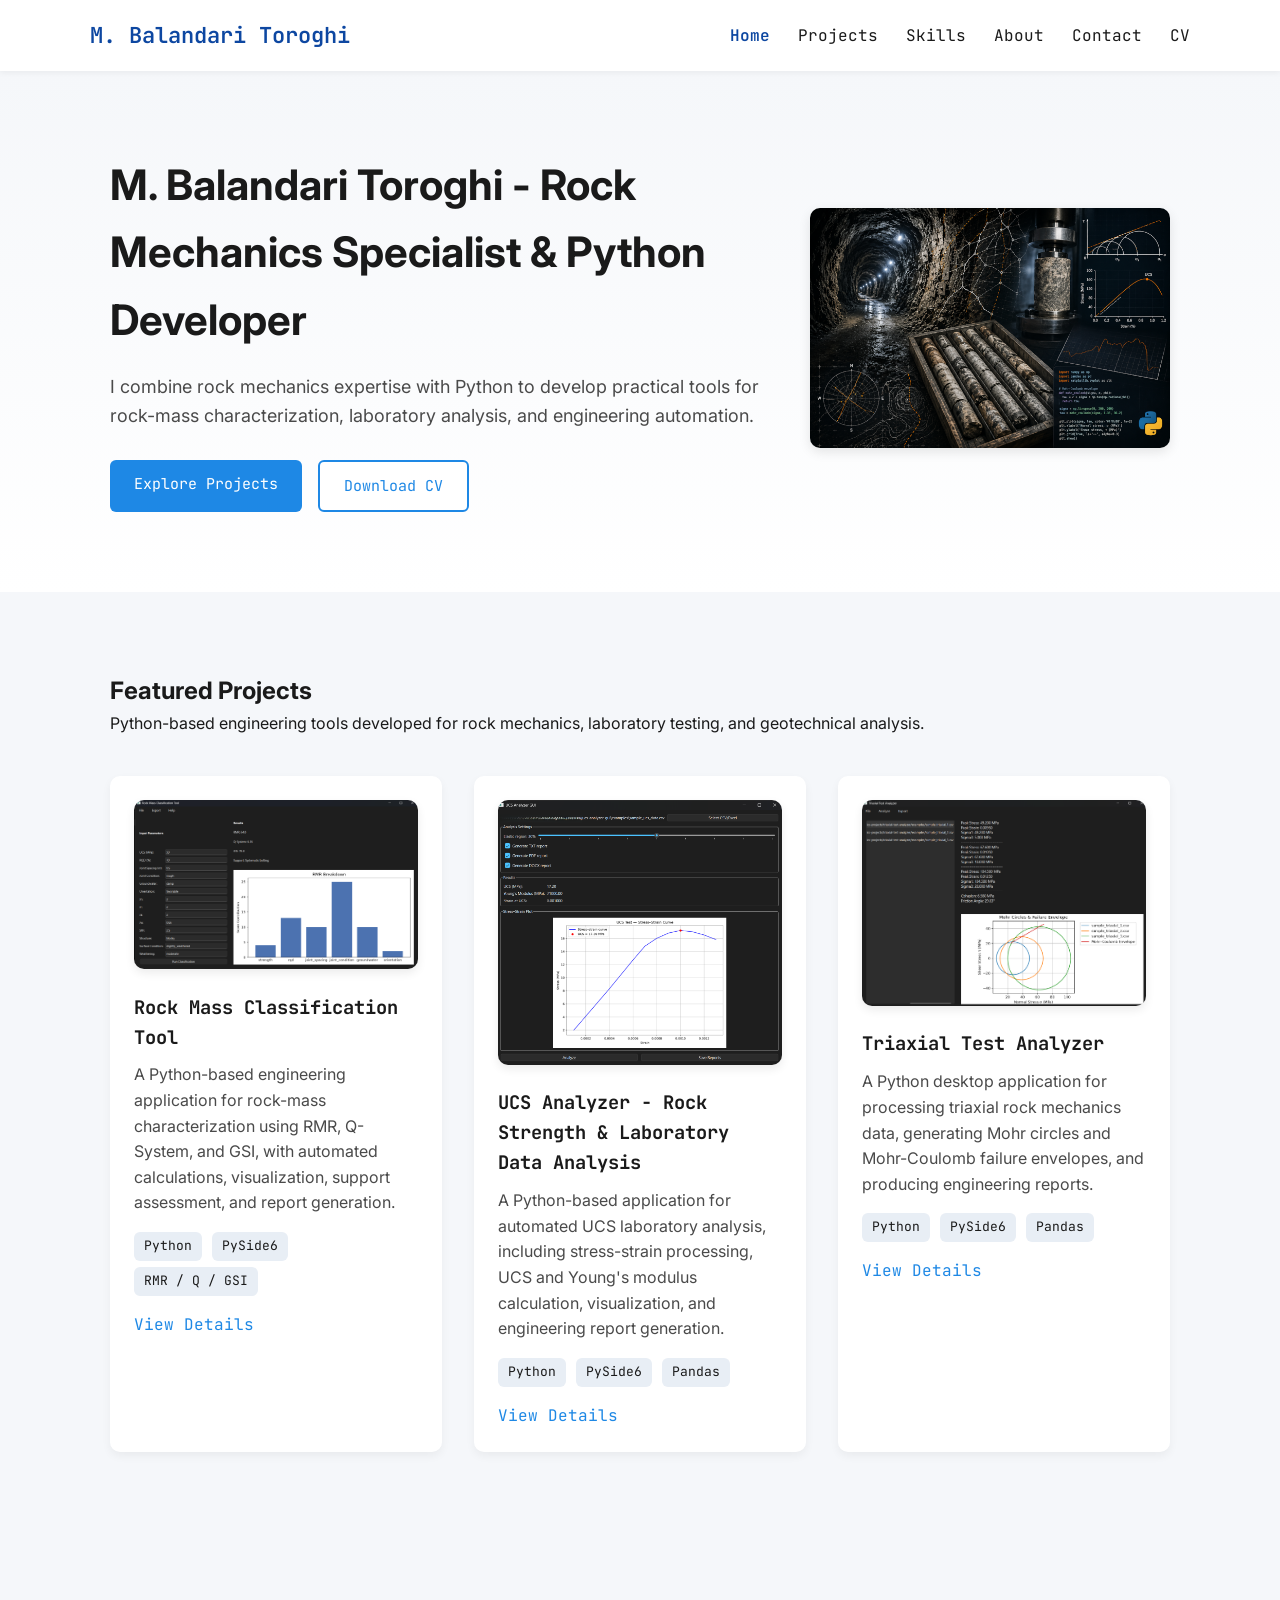
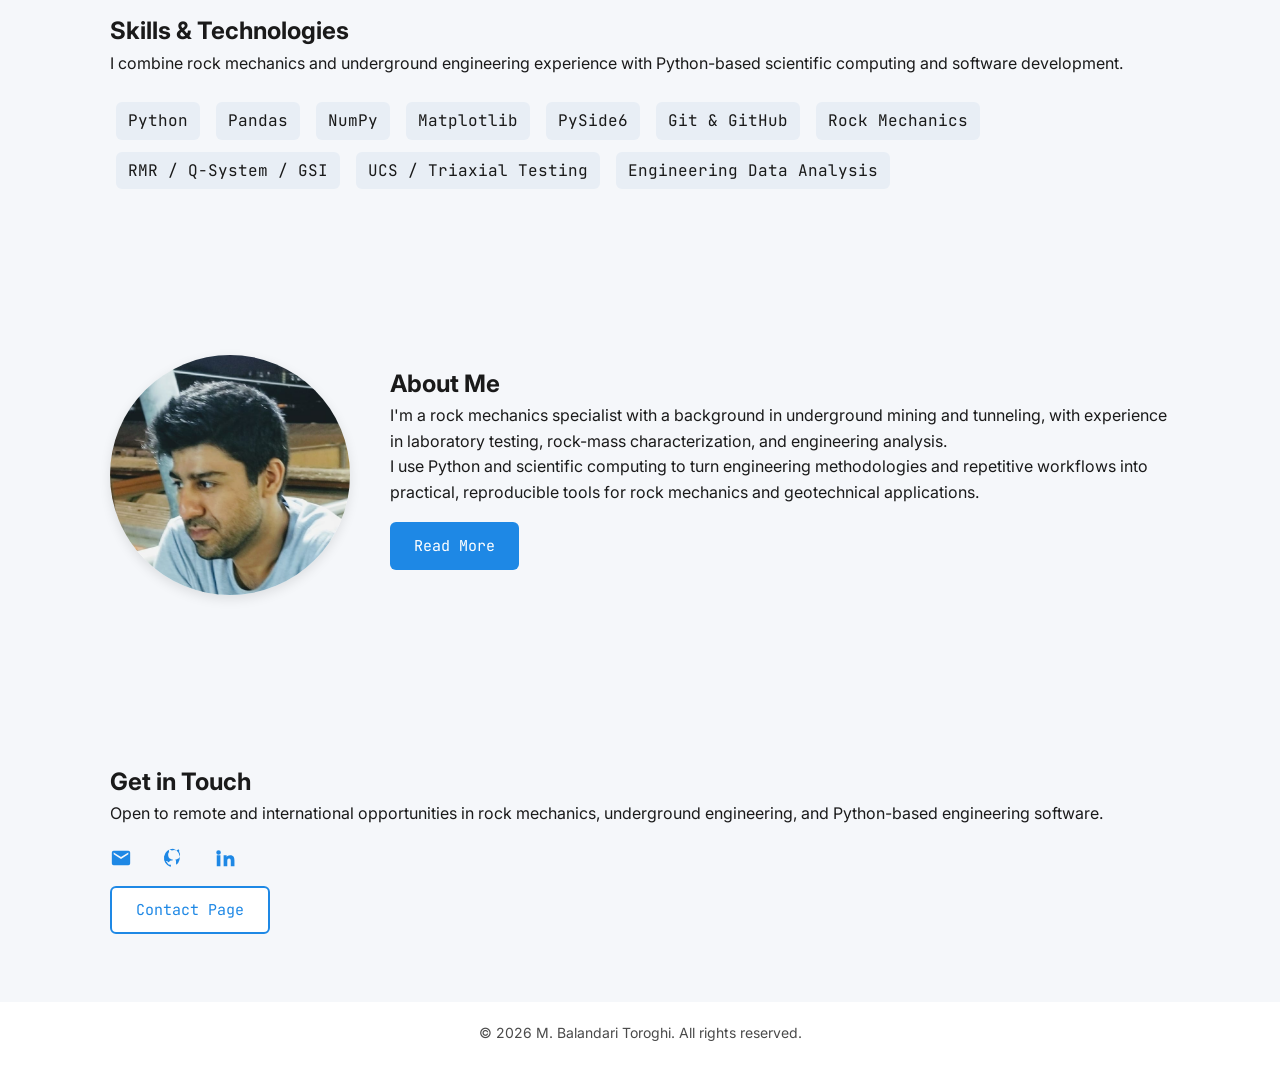
<file: index.html>
<!DOCTYPE html>
<html lang="en">

<head>
    <meta charset="UTF-8" />
    <title>Portfolio | M. Balandari Toroghi</title>
    <meta name="viewport" content="width=device-width, initial-scale=1" />
    <meta name="description" content="Rock mechanics specialist & Python developer portfolio." />
    <link rel="icon" type="image/svg+xml" href="assets/img/favicon.svg">

    <meta name="author" content="M. Balandari Toroghi">
    <meta name="theme-color" content="#1E88E5">
    <meta property="og:type" content="website">
    <meta property="og:title" content="M. Balandari Toroghi - Portfolio">
    <meta property="og:description" content="Rock mechanics specialist & Python developer.">
    <meta property="og:image" content="assets/img/hero/hero-collage.png">


    <!-- Fonts (you can later move to CSS if you prefer) -->
    <link
        href="https://fonts.googleapis.com/css2?family=Inter:wght@400;600;700&family=JetBrains+Mono:wght@400;600&display=swap"
        rel="stylesheet" />

    <!-- Global stylesheet -->
    <link rel="stylesheet" href="assets/css/style.css" />
</head>

<body>

    <!-- NAVBAR -->
    <header class="navbar">
        <div class="container navbar-content">
            <div class="navbar-logo">M. Balandari Toroghi</div>
            <nav class="navbar-links">
                <a href="#hero" class="active">Home</a>
                <a href="#projects">Projects</a>
                <a href="#skills">Skills</a>
                <a href="#about">About</a>
                <a href="#contact">Contact</a>
                <a href="assets/cv/CV_Balandari_Toroghi.pdf" class="navbar-cv" target="_blank">CV</a>
            </nav>
        </div>
    </header>

    <main>

        <!-- HERO SECTION -->
        <section id="hero" class="section hero fade-in">
            <div class="container hero-content">
                <div class="hero-text">
                    <h1>M. Balandari Toroghi - Rock Mechanics Specialist & Python Developer</h1>
                    <p>
                        I combine rock mechanics expertise with Python to develop practical tools for rock-mass
                        characterization, laboratory analysis, and engineering automation.
                    </p>
                    <div class="hero-buttons">
                        <a href="#projects" class="btn btn-primary">Explore Projects</a>
                        <a href="assets/cv/CV_Balandari_Toroghi.pdf" class="btn btn-secondary" target="_blank">Download
                            CV</a>
                    </div>
                </div>
                <div class="hero-visual">
                    <img src="assets/img/hero/hero-collage.png" alt="Portfolio Hero Image" class="hero-image">
                </div>
            </div>
        </section>

        <!-- FEATURED PROJECTS -->
        <section id="projects" class="section projects fade-in">
            <div class="container">
                <h2>Featured Projects</h2>
                <p class="section-subtitle">
                    Python-based engineering tools developed for rock mechanics, laboratory testing, and geotechnical
                    analysis.
                </p>

                <div class="projects-grid">
                    <!-- Project 1 -->
                    <article class="project-card">
                        <div class="project-image">
                            <img src="assets/img/projects/rockmass-tool.png" alt="Rock Mass Tool Screenshot">
                        </div>
                        <h3>Rock Mass Classification Tool</h3>
                        <p>
                            A Python-based engineering application for rock-mass characterization using RMR, Q-System,
                            and GSI, with automated calculations, visualization, support assessment, and report
                            generation.
                        </p>
                        <div class="project-tags">
                            <span>Python</span>
                            <span>PySide6</span>
                            <span>RMR / Q / GSI</span>
                        </div>
                        <a href="projects/rockmass-tool.html" class="project-link">View Details</a>
                    </article>

                    <!-- Project 2 -->
                    <article class="project-card">
                        <div class="project-image">
                            <img src="assets/img/projects/ucs-analyzer.png" alt="UCS Analyzer Screenshot">
                        </div>
                        <h3>UCS Analyzer - Rock Strength & Laboratory Data Analysis</h3>
                        <p>
                            A Python-based application for automated UCS laboratory analysis, including stress-strain
                            processing, UCS and Young's modulus calculation, visualization, and engineering report
                            generation.
                        </p>
                        <div class="project-tags">
                            <span>Python</span>
                            <span>PySide6</span>
                            <span>Pandas</span>
                        </div>
                        <a href="projects/ucs-analyzer.html" class="project-link">View Details</a>
                    </article>

                    <!-- Project 3 -->
                    <article class="project-card">
                        <div class="project-image">
                            <img src="assets/img/projects/tcs-analyzer.png" alt="TCS Analyzer Screenshot">
                        </div>
                        <h3>Triaxial Test Analyzer</h3>
                        <p>
                            A Python desktop application for processing triaxial rock mechanics data, generating Mohr
                            circles and Mohr-Coulomb failure envelopes, and producing engineering reports.
                        </p>
                        <div class="project-tags">
                            <span>Python</span>
                            <span>PySide6</span>
                            <span>Pandas</span>
                        </div>
                        <a href="projects/tcs-analyzer.html" class="project-link">View Details</a>
                    </article>
                </div>
            </div>
        </section>

        <!-- SKILLS & TECHNOLOGIES -->
        <section id="skills" class="section skills fade-in">
            <div class="container">
                <h2>Skills & Technologies</h2>
                <p class="section-subtitle">
                    I combine rock mechanics and underground engineering experience with Python-based scientific
                    computing and software development.
                </p>
                <div class="skills-tags">
                    <span>Python</span>
                    <span>Pandas</span>
                    <span>NumPy</span>
                    <span>Matplotlib</span>
                    <span>PySide6</span>
                    <span>Git & GitHub</span>
                    <span>Rock Mechanics</span>
                    <span>RMR / Q-System / GSI</span>
                    <span>UCS / Triaxial Testing</span>
                    <span>Engineering Data Analysis</span>
                </div>
            </div>
        </section>

        <!-- ABOUT TEASER -->
        <section id="about" class="section about-teaser fade-in">
            <div class="container about-content">
                <div class="about-photo">
                    <img src="assets/img/profile/profile-photo.png" alt="Maz Profile Photo" class="about-photo-img">
                </div>
                <div class="about-text">
                    <h2>About Me</h2>
                    <p>
                        I'm a rock mechanics specialist with a background in underground mining and tunneling, with
                        experience in laboratory testing, rock-mass characterization, and engineering analysis.</p>

                    <p>I use Python and scientific computing to turn engineering methodologies and repetitive workflows
                        into practical, reproducible tools for rock mechanics and geotechnical applications.
                    </p>
                    <a href="about/index.html" class="btn btn-primary">Read More</a>
                </div>
            </div>
        </section>

        <!-- CONTACT TEASER -->
        <section id="contact" class="section contact-teaser fade-in">
            <div class="container">
                <h2>Get in Touch</h2>
                <p>
                    Open to remote and international opportunities in rock mechanics, underground engineering, and
                    Python-based engineering software.
                </p>
                <div class="contact-links">
                    <a href="mailto:m.balandari.toroghi@gmail.com"><svg class="icon" viewBox="0 0 24 24">
                            <path fill="currentColor" d="M20 4H4a2 2 0 0 0-2 2v12a2 
  2 0 0 0 2 2h16a2 2 0 0 0 2-2V6a2 
  2 0 0 0-2-2zm0 4-8 5-8-5V6l8 5 8-5z" />
                        </svg>
                    </a>
                    <a href="https://github.com/mbalandari" target="_blank"><svg class="icon" viewBox="0 0 24 24">
                            <path fill="currentColor" d="M12 2a10 10 0 0 0-3 19.5c.5.1.7-.2.7-.5v-1.7c-3 
  .7-3.7-1.8-3.7-1.8-.5-1.2-1.2-1.5-1.2-1.5-1-.7.1-.7.1-.7 
  1.2.1 1.8 1.2 1.8 1.2 1 .1 1.5-.7 1.5-.7.9-1.5 
  2.5-1.1 3-.8.1-.7.4-1.1.7-1.4-2.5-.3-5.2-1.2-5.2-5.5 
  0-1.1.4-2 1.1-2.7-.1-.3-.5-1.3.1-2.7 0 0 .9-.3 
  2.8 1a9.4 9.4 0 0 1 5 0c1.9-1.3 2.8-1 2.8-1 
  .6 1.4.2 2.4.1 2.7.7.7 1.1 1.6 1.1 2.7 
  0 4.3-2.7 5.2-5.2 5.5.4.3.8 1 .8 2v3c0 
  .3.2.6.7.5A10 10 0 0 0 12 2z" />
                        </svg>
                    </a>
                    <a href="https://www.linkedin.com/in/mbalandari" target="_blank"><svg class="icon"
                            viewBox="0 0 24 24">
                            <path fill="currentColor" d="M4.98 3.5a2.5 2.5 0 1 1 0 
  5 2.5 2.5 0 0 1 0-5zM3 8.98h4v12H3v-12zm7 
  0h3.8v1.7h.1c.5-.9 1.8-1.8 3.7-1.8 4 0 
  4.7 2.6 4.7 6v6h-4v-5.3c0-1.3 0-3-1.8-3s-2 
  1.4-2 2.9v5.4h-4v-12z" />
                        </svg>
                    </a>
                </div>
                <a href="contact/index.html" class="btn btn-secondary">Contact Page</a>
            </div>
        </section>

    </main>

    <!-- FOOTER -->
    <footer class="footer">
        <div class="container">
            <p>&copy;
                <script>document.write(new Date().getFullYear())</script>
                M. Balandari Toroghi. All rights reserved.
            </p>
        </div>
    </footer>

</body>

</html>
</file>
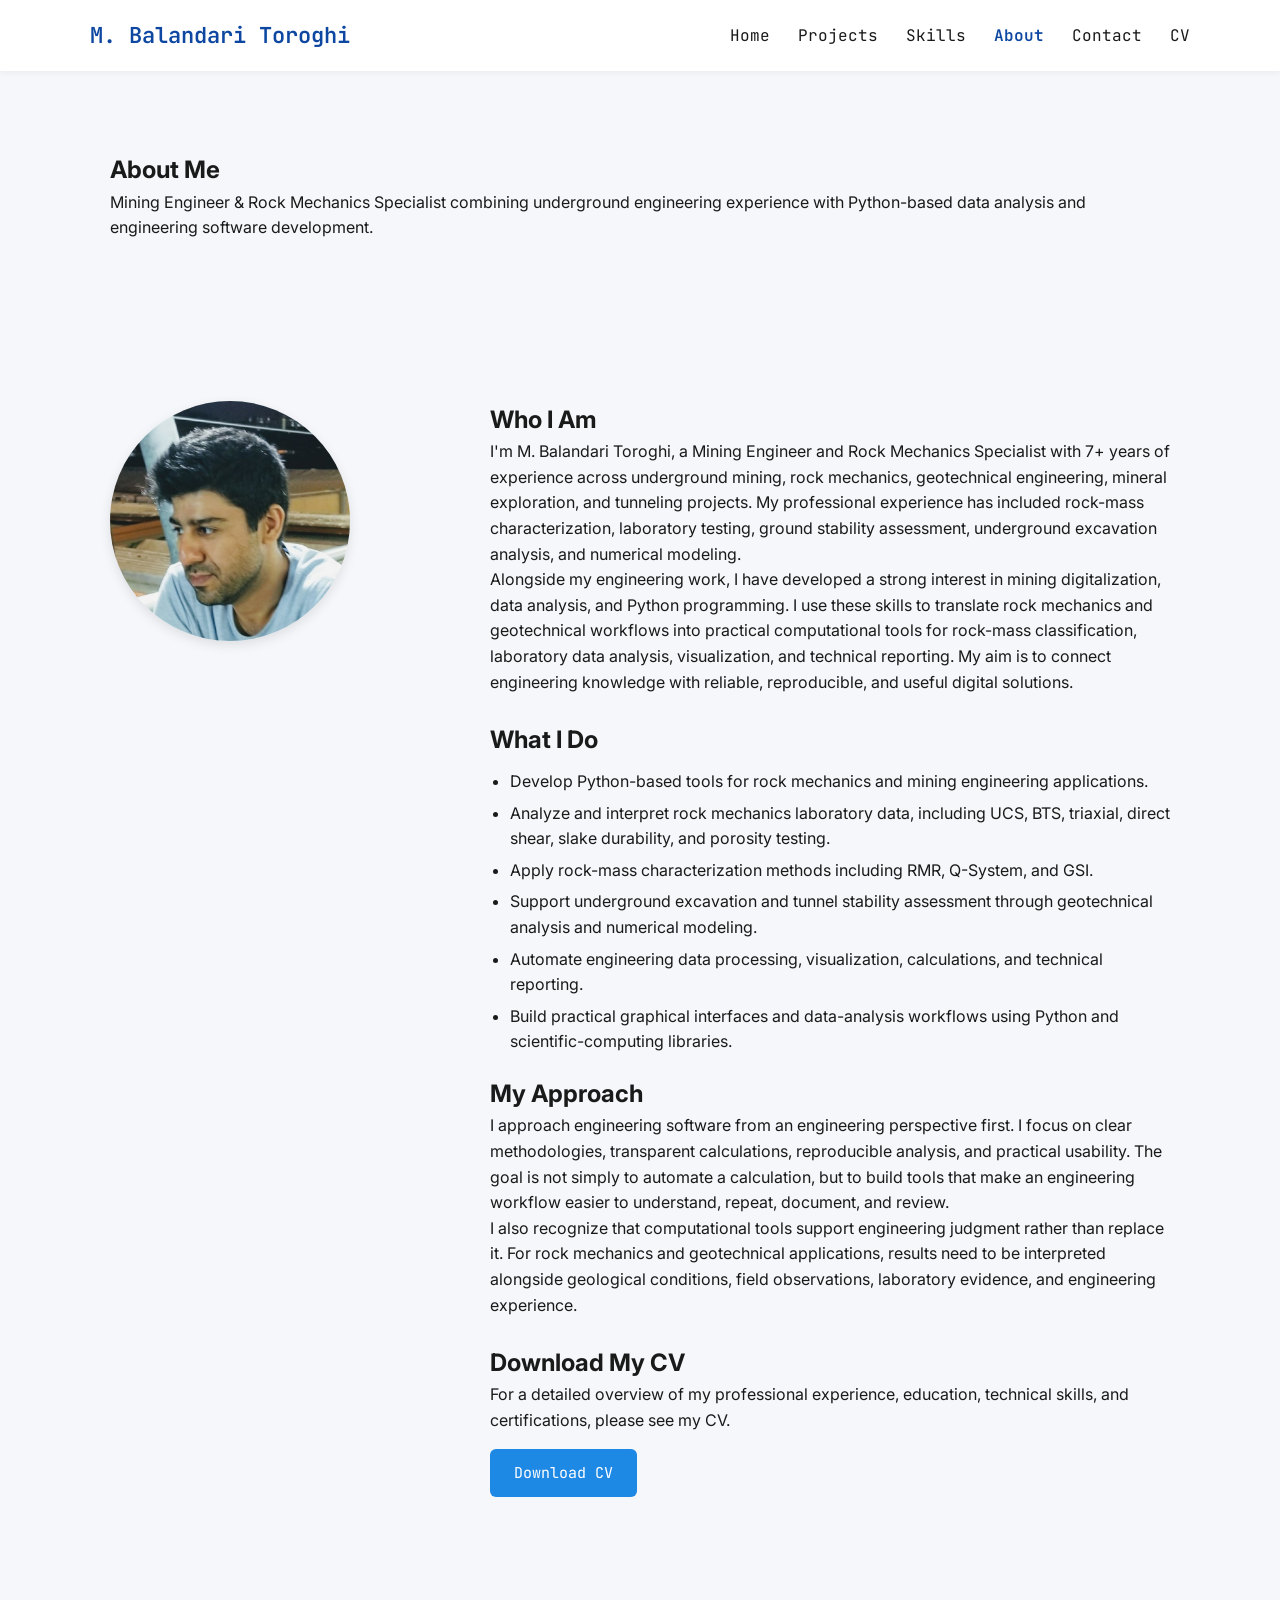
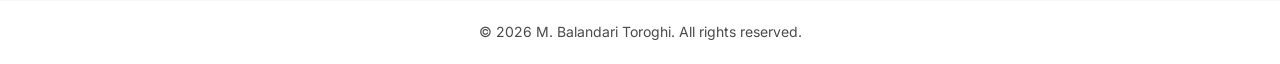
<file: about/index.html>
<!DOCTYPE html>
<html lang="en">

<head>
    <meta charset="UTF-8" />
    <title>About Me | M. Balandari Toroghi</title>
    <meta name="viewport" content="width=device-width, initial-scale=1" />
    <meta name="description"
        content="Mining Engineer and Rock Mechanics Specialist with 7+ years of experience in underground mining, tunneling, geotechnical engineering, and rock mechanics, combining engineering expertise with Python-based data analysis and engineering software development." />
    <link rel="icon" type="image/svg+xml" href="../assets/img/favicon.svg">

    <meta name="author" content="M. Balandari Toroghi">
    <meta name="theme-color" content="#1E88E5">
    <meta property="og:type" content="website">
    <meta property="og:title" content="M. Balandari Toroghi - Portfolio">
    <meta property="og:description"
        content="Mining Engineer & Rock Mechanics Specialist | Underground Mining, Tunneling, Geotechnical Engineering & Python-based Engineering Software">
    <meta property="og:image" content="assets/img/hero/hero-collage.png">

    <link
        href="https://fonts.googleapis.com/css2?family=Inter:wght@400;600;700&family=JetBrains+Mono:wght@400;600&display=swap"
        rel="stylesheet" />
    <link rel="stylesheet" href="../assets/css/style.css" />
</head>

<body>

    <header class="navbar">
        <div class="container navbar-content">
            <div class="navbar-logo">M. Balandari Toroghi</div>
            <nav class="navbar-links">
                <a href="../index.html">Home</a>
                <a href="../index.html#projects">Projects</a>
                <a href="../index.html#skills">Skills</a>
                <a href="index.html" class="active">About</a>
                <a href="../contact/index.html">Contact</a>
                <a href="../assets/cv/CV_Balandari_Toroghi.pdf" target="_blank">CV</a>
            </nav>
        </div>
    </header>

    <main>

        <!-- ABOUT HEADER -->
        <section class="section">
            <div class="container">
                <h1>About Me</h1>
                <p class="section-subtitle">
                    Mining Engineer & Rock Mechanics Specialist combining underground engineering experience with
                    Python-based data analysis and engineering software development.
                </p>
            </div>
        </section>

        <!-- ABOUT CONTENT -->
        <section class="section">
            <div class="container about-layout">

                <!-- PHOTO / ICON -->
                <div class="about-photo-large">
                    <img src="../assets/img/profile/profile-photo.png" alt="M. Balandari Toroghi Profile Photo"
                        class="about-photo-img">
                </div>

                <!-- TEXT -->
                <div class="about-text-full">
                    <h2>Who I Am</h2>
                    <p>
                        I'm M. Balandari Toroghi, a Mining Engineer and Rock Mechanics Specialist with 7+ years of
                        experience across underground mining, rock mechanics, geotechnical engineering, mineral
                        exploration, and tunneling projects. My professional experience has included rock-mass
                        characterization, laboratory testing, ground stability assessment, underground excavation
                        analysis, and numerical modeling.
                    </p>

                    <p>
                        Alongside my engineering work, I have developed a strong interest in mining digitalization, data
                        analysis, and Python programming. I use these skills to translate rock mechanics and
                        geotechnical workflows into practical computational tools for rock-mass classification,
                        laboratory data analysis, visualization, and technical reporting. My aim is to connect
                        engineering knowledge with reliable, reproducible, and useful digital solutions.
                    </p>
                    <br>
                    <h2>What I Do</h2>
                    <ul class="project-list">
                        <li>Develop Python-based tools for rock mechanics and mining engineering applications.</li>
                        <li>Analyze and interpret rock mechanics laboratory data, including UCS, BTS, triaxial, direct
                            shear, slake durability, and porosity testing.</li>
                        <li>Apply rock-mass characterization methods including RMR, Q-System, and GSI.</li>
                        <li>Support underground excavation and tunnel stability assessment through geotechnical analysis
                            and numerical modeling.</li>
                        <li>Automate engineering data processing, visualization, calculations, and technical reporting.
                        </li>
                        <li>Build practical graphical interfaces and data-analysis workflows using Python and
                            scientific-computing libraries.</li>
                    </ul>

                    <h2>My Approach</h2>
                    <p>
                        I approach engineering software from an engineering perspective first. I focus on clear
                        methodologies, transparent calculations, reproducible analysis, and practical usability. The
                        goal is not simply to automate a calculation, but to build tools that make an engineering
                        workflow easier to understand, repeat, document, and review.
                    </p>
                    <p>I also recognize that computational tools support engineering judgment rather than replace it.
                        For rock mechanics and geotechnical applications, results need to be interpreted alongside
                        geological conditions, field observations, laboratory evidence, and engineering experience.</p>
                    <br>
                    <h2>Download My CV</h2>
                    <p>For a detailed overview of my professional experience, education, technical skills, and
                        certifications, please see my CV.</p>
                    <a href="../assets/cv/CV_Balandari_Toroghi.pdf" class="btn btn-primary" target="_blank">Download
                        CV</a>
                </div>

            </div>
        </section>

    </main>

    <footer class="footer">
        <div class="container">
            <p>&copy;
                <script>document.write(new Date().getFullYear())</script>
                M. Balandari Toroghi. All rights reserved.
            </p>
        </div>
    </footer>

</body>

</html>
</file>
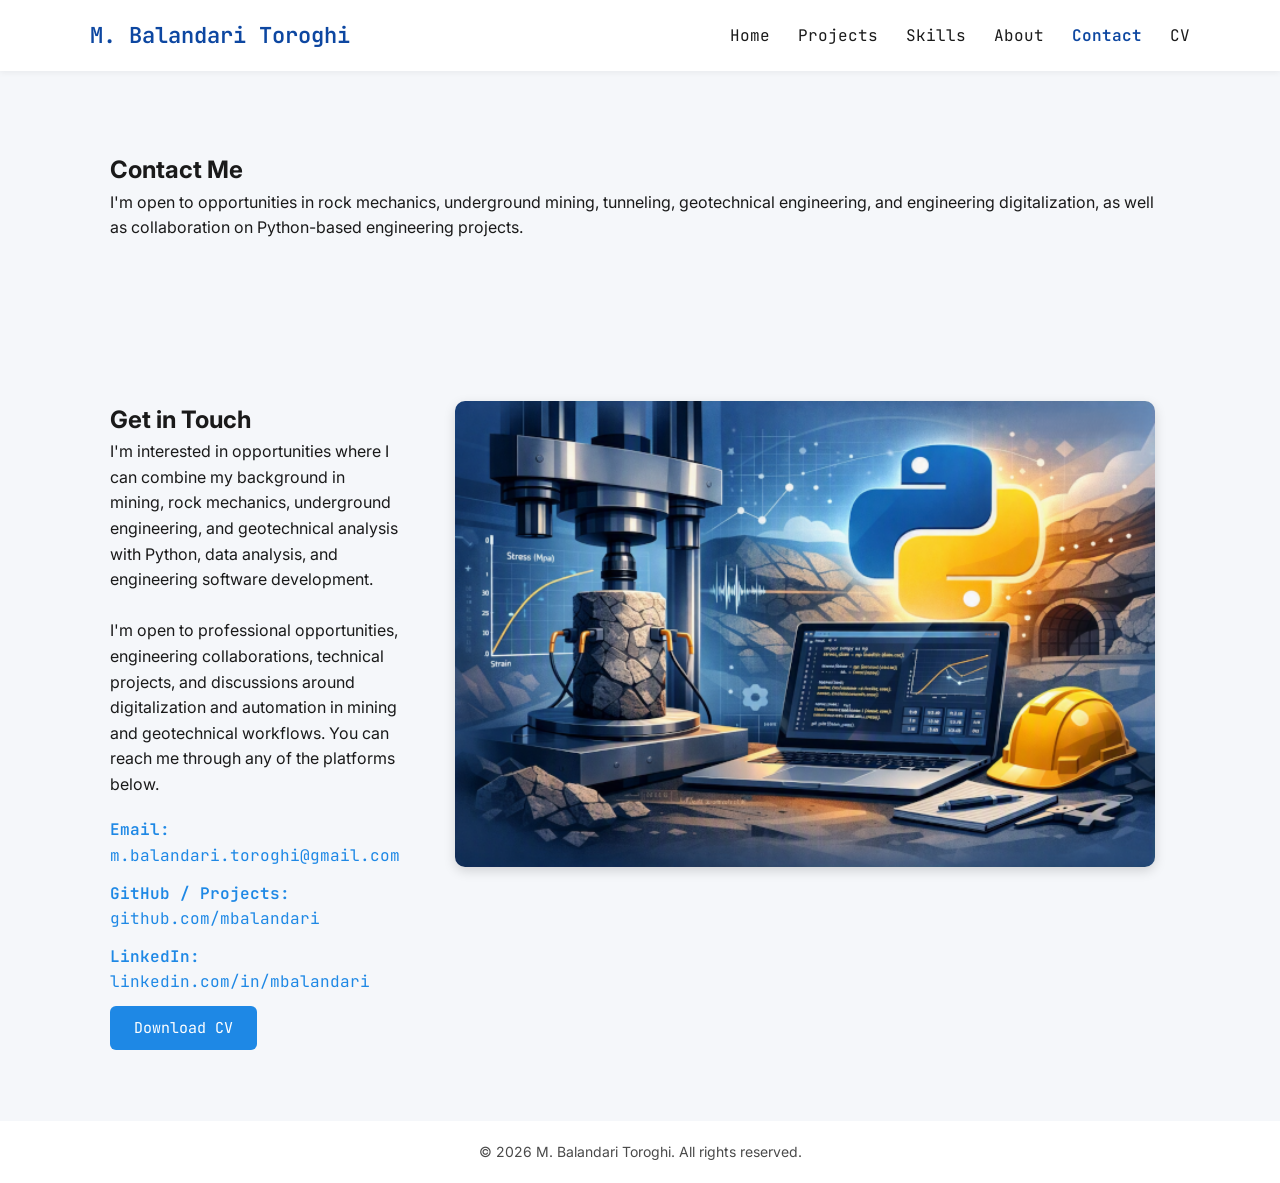
<file: contact/index.html>
<!DOCTYPE html>
<html lang="en">

<head>
    <meta charset="UTF-8" />
    <title>Contact | M. Balandari Toroghi</title>
    <meta name="viewport" content="width=device-width, initial-scale=1" />
    <meta name="description"
        content="Contact M. Balandari Toroghi, Mining Engineer and Rock Mechanics Specialist with experience in underground mining, tunneling, geotechnical engineering, and Python-based engineering software development." />
    <link rel="icon" type="image/svg+xml" href="../assets/img/favicon.svg">

    <meta name="author" content="M. Balandari Toroghi">
    <meta name="theme-color" content="#1E88E5">
    <meta property="og:type" content="website">
    <meta property="og:title" content="M. Balandari Toroghi - Portfolio">
    <meta property="og:description"
        content="Mining Engineer & Rock Mechanics Specialist | Underground Mining, Tunneling, Geotechnical Engineering & Python-based Engineering Software">
    <meta property="og:image" content="assets/img/hero/hero-collage.png">

    <link
        href="https://fonts.googleapis.com/css2?family=Inter:wght@400;600;700&family=JetBrains+Mono:wght@400;600&display=swap"
        rel="stylesheet" />
    <link rel="stylesheet" href="../assets/css/style.css" />
</head>

<body>

    <header class="navbar">
        <div class="container navbar-content">
            <div class="navbar-logo">M. Balandari Toroghi</div>
            <nav class="navbar-links">
                <a href="../index.html">Home</a>
                <a href="../index.html#projects">Projects</a>
                <a href="../index.html#skills">Skills</a>
                <a href="../about/index.html">About</a>
                <a href="index.html" class="active">Contact</a>
                <a href="../assets/cv/CV_Balandari_Toroghi.pdf" target="_blank">CV</a>
            </nav>
        </div>
    </header>

    <main>

        <!-- CONTACT HEADER -->
        <section class="section">
            <div class="container">
                <h1>Contact Me</h1>
                <p class="section-subtitle">
                    I'm open to opportunities in rock mechanics, underground mining, tunneling, geotechnical
                    engineering, and engineering digitalization, as well as collaboration on Python-based engineering
                    projects.
                </p>
            </div>
        </section>

        <!-- CONTACT CONTENT -->
        <section class="section">
            <div class="container contact-layout">

                <!-- CONTACT INFO -->
                <div class="contact-info">
                    <h2>Get in Touch</h2>
                    <p>
                        I'm interested in opportunities where I can combine my background in mining, rock mechanics,
                        underground engineering, and geotechnical analysis with Python, data analysis, and engineering
                        software development.
                    </p>
                    <br>
                    <p>I'm open to professional opportunities, engineering collaborations, technical projects, and
                        discussions around digitalization and automation in mining and geotechnical workflows. You can
                        reach me through any of the platforms below.</p>

                    <div class="contact-links-large">
                        <a href="mailto:m.balandari.toroghi@gmail.com" class="contact-item">
                            <span class="contact-label">Email:</span>
                            m.balandari.toroghi@gmail.com
                        </a>

                        <a href="https://github.com/mbalandari" target="_blank" class="contact-item">
                            <span class="contact-label">GitHub / Projects:</span>
                            github.com/mbalandari
                        </a>

                        <a href="https://www.linkedin.com/in/mbalandari" target="_blank" class="contact-item">
                            <span class="contact-label">LinkedIn:</span>
                            linkedin.com/in/mbalandari
                        </a>
                    </div>

                    <a href="../assets/cv/CV_Balandari_Toroghi.pdf" class="btn btn-primary" target="_blank">Download
                        CV</a>
                </div>

                <!-- CONTACT VISUAL -->
                <div class="contact-illustration">
                    <img src="../assets/img/contact.png"
                        alt="Rock mechanics engineering and Python software development" class="contact-image">
                </div>

            </div>
        </section>

    </main>

    <footer class="footer">
        <div class="container">
            <p>&copy;
                <script>document.write(new Date().getFullYear())</script>
                M. Balandari Toroghi. All rights reserved.
            </p>
        </div>
    </footer>

</body>

</html>
</file>
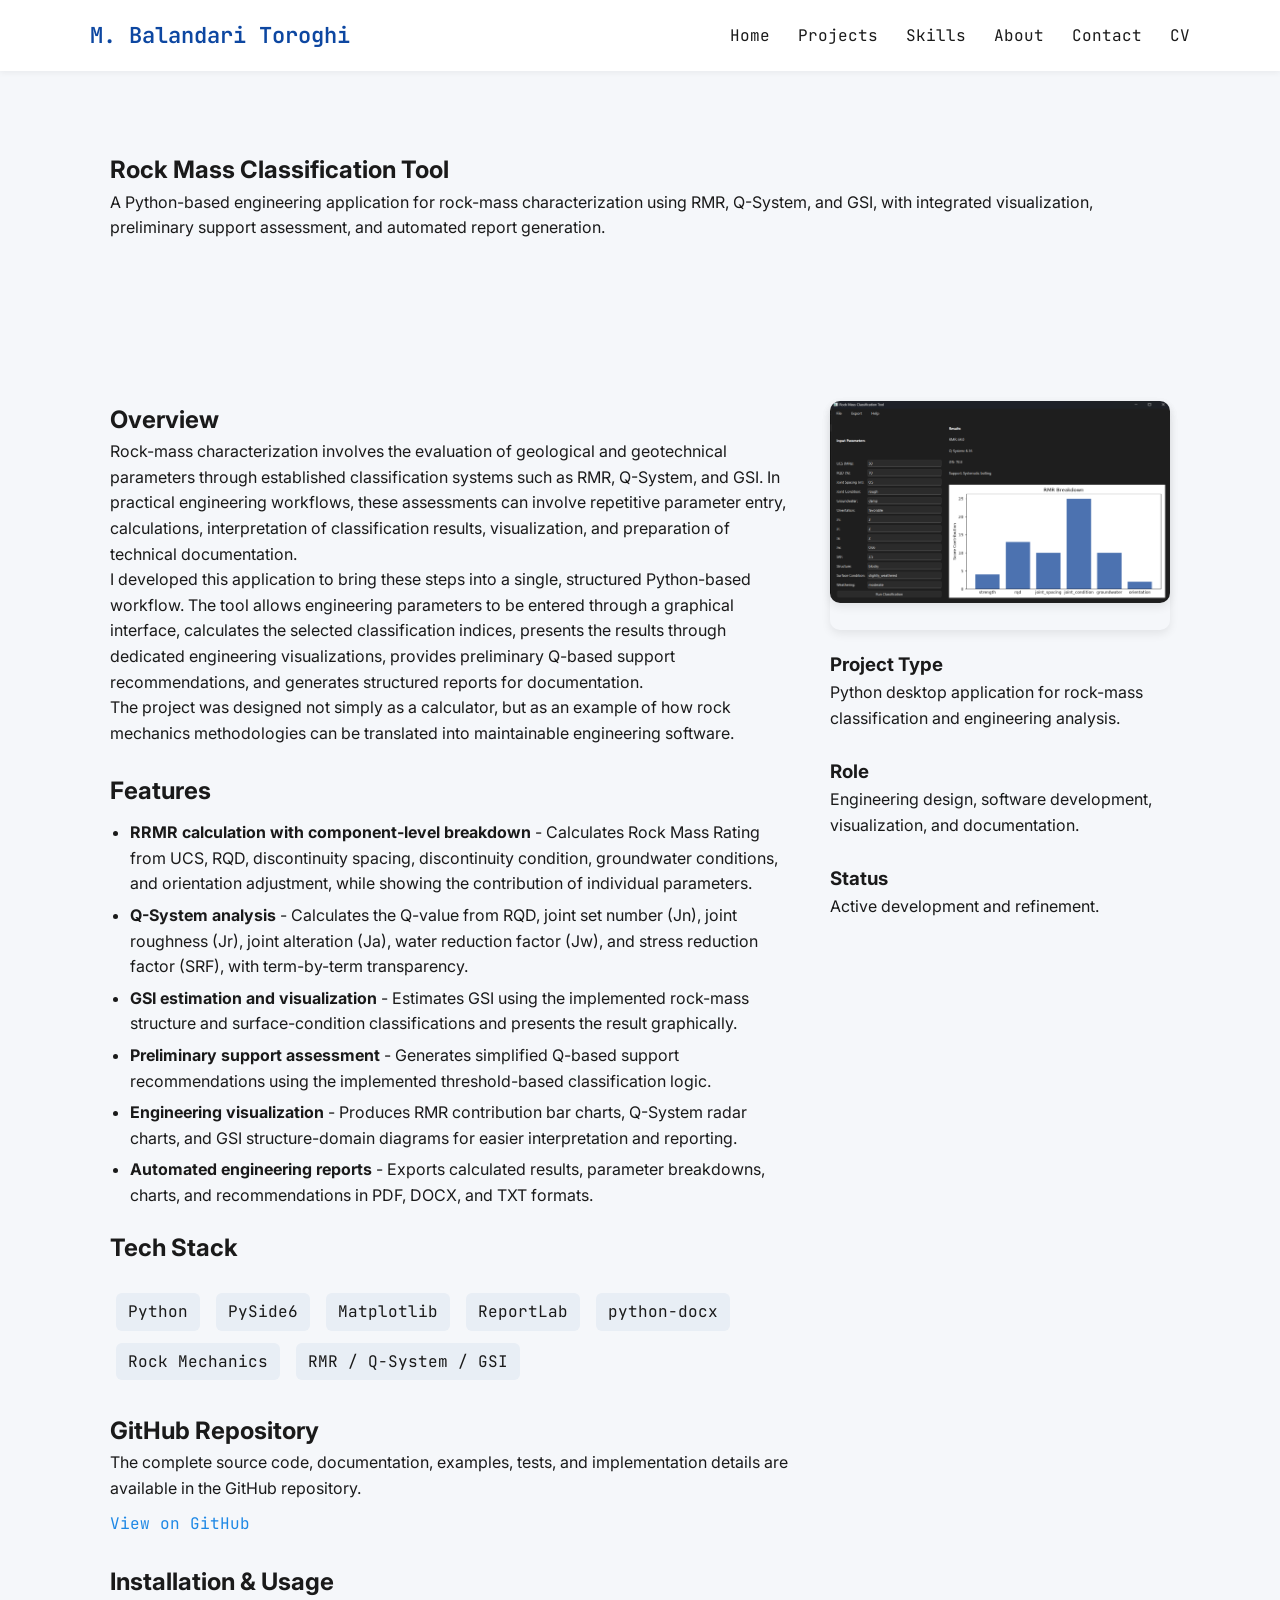
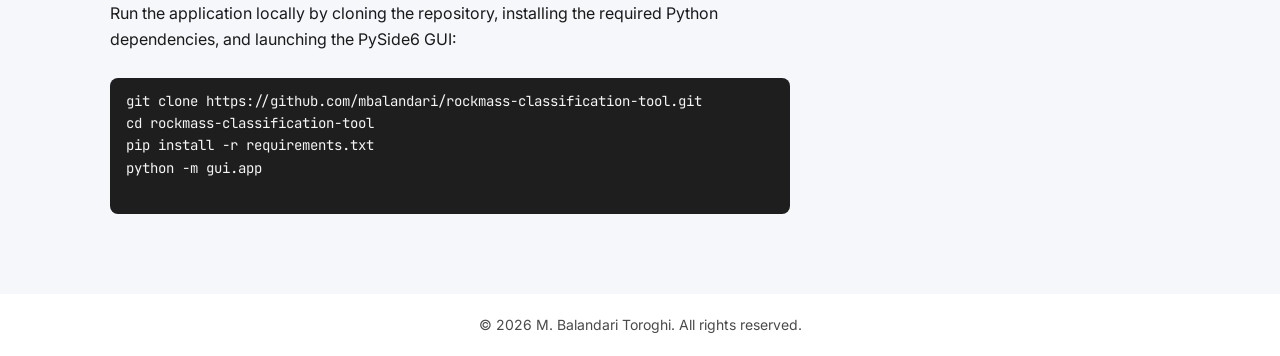
<file: projects/rockmass-tool.html>
<!DOCTYPE html>
<html lang="en">

<head>
    <meta charset="UTF-8" />
    <title>Rock Mass Classification Tool | M. Balandari Toroghi</title>
    <meta name="viewport" content="width=device-width, initial-scale=1" />
    <meta name="description" content="Rock Mass Classification Tool - RMR, Q-System, GSI with reports." />
    <link rel="icon" type="image/svg+xml" href="../assets/img/favicon.svg">

    <meta name="author" content="M. Balandari Toroghi">
    <meta name="theme-color" content="#1E88E5">
    <meta property="og:type" content="website">
    <meta property="og:title" content="M. Balandari Toroghi - Portfolio">
    <meta property="og:description" content="Rock mechanics specialist & Python developer.">
    <meta property="og:image" content="assets/img/hero/hero-collage.png">

    <link
        href="https://fonts.googleapis.com/css2?family=Inter:wght@400;600;700&family=JetBrains+Mono:wght@400;600&display=swap"
        rel="stylesheet" />
    <link rel="stylesheet" href="../assets/css/style.css" />
</head>

<body>

    <!-- NAVBAR (same style, relative links) -->
    <header class="navbar">
        <div class="container navbar-content">
            <div class="navbar-logo">M. Balandari Toroghi</div>
            <nav class="navbar-links">
                <a href="../index.html">Home</a>
                <a href="../index.html#projects">Projects</a>
                <a href="../index.html#skills">Skills</a>
                <a href="../about/index.html">About</a>
                <a href="../contact/index.html">Contact</a>
                <a href="../assets/cv/CV_Balandari_Toroghi.pdf" class="navbar-cv" target="_blank">CV</a>
            </nav>
        </div>
    </header>

    <main>

        <!-- PROJECT HEADER -->
        <section class="section">
            <div class="container">
                <h1>Rock Mass Classification Tool</h1>
                <p class="section-subtitle">
                    A Python-based engineering application for rock-mass characterization using RMR, Q-System, and GSI,
                    with integrated visualization, preliminary support assessment, and automated report generation.
                </p>
            </div>
        </section>

        <!-- PROJECT OVERVIEW -->
        <section class="section">
            <div class="container project-layout">
                <div class="project-main">
                    <h2>Overview</h2>
                    <p>
                        Rock-mass characterization involves the evaluation of geological and geotechnical parameters
                        through established classification systems such as RMR, Q-System, and GSI. In practical
                        engineering workflows, these assessments can involve repetitive parameter entry, calculations,
                        interpretation of classification results, visualization, and preparation of technical
                        documentation.
                    </p>
                    <p>I developed this application to bring these steps into a single, structured Python-based
                        workflow. The tool allows engineering parameters to be entered through a graphical interface,
                        calculates the selected classification indices, presents the results through dedicated
                        engineering visualizations, provides preliminary Q-based support recommendations, and generates
                        structured reports for documentation.</p>
                    <p>The project was designed not simply as a calculator, but as an example of how rock mechanics
                        methodologies can be translated into maintainable engineering software.</p>
                    <br>

                    <h2>Features</h2>
                    <ul class="project-list">
                        <li><strong>RRMR calculation with component-level breakdown</strong> - Calculates Rock Mass
                            Rating
                            from UCS, RQD, discontinuity spacing, discontinuity condition,
                            groundwater conditions, and orientation adjustment, while showing the contribution of
                            individual parameters.</li>

                        <li><strong>Q-System analysis</strong> - Calculates the Q-value from RQD, joint set number (Jn),
                            joint roughness (Jr), joint
                            alteration (Ja), water reduction factor (Jw), and stress reduction factor (SRF), with
                            term-by-term transparency.</li>

                        <li><strong>GSI estimation and visualization</strong> - Estimates GSI using the implemented
                            rock-mass structure and surface-condition classifications
                            and presents the result graphically.</li>

                        <li><strong>Preliminary support assessment</strong> - Generates simplified Q-based support
                            recommendations using the implemented threshold-based
                            classification logic.</li>

                        <li><strong>Engineering visualization</strong> - Produces RMR contribution bar charts, Q-System
                            radar charts, and GSI structure-domain
                            diagrams for easier interpretation and reporting.</li>

                        <li><strong>Automated engineering reports</strong> - Exports calculated results, parameter
                            breakdowns, charts, and recommendations in PDF, DOCX,
                            and TXT formats.</li>

                    </ul>

                    <h2>Tech Stack</h2>
                    <div class="skills-tags">
                        <span>Python</span>
                        <span>PySide6</span>
                        <span>Matplotlib</span>
                        <span>ReportLab</span>
                        <span>python-docx</span>
                        <span>Rock Mechanics</span>
                        <span>RMR / Q-System / GSI</span>
                    </div>
                    <br>

                    <h2>GitHub Repository</h2>
                    <p>
                    <p>The complete source code, documentation, examples, tests, and implementation details are
                        available in the GitHub repository.</p>
                    <a href="https://github.com/mbalandari/rockmass-classification-tool" target="_blank"
                        class="project-link">
                        View on GitHub
                    </a>
                    </p>
                    <br>

                    <h2>Installation & Usage</h2>
                    <p>
                        Run the application locally by cloning the repository, installing the required Python
                        dependencies, and launching the PySide6 GUI:
                    </p>
                    <br>
                    <pre class="code-block">
git clone https://github.com/mbalandari/rockmass-classification-tool.git
cd rockmass-classification-tool
pip install -r requirements.txt
python -m gui.app
          </pre>
                </div>

                <div class="project-side">
                    <div class="project-image-large">
                        <img src="../assets/img/projects/rockmass-tool.png" alt="Rock Mass Tool Screenshot"
                            class="project-image-large">
                    </div>

                    <div class="project-meta">
                        <h3>Project Type</h3>
                        <p>Python desktop application for rock-mass classification and engineering analysis.</p>
                        <br>
                        <h3>Role</h3>
                        <p>Engineering design, software development, visualization, and documentation.</p>
                        <br>
                        <h3>Status</h3>
                        <p>Active development and refinement.</p>
                    </div>
                </div>
            </div>
        </section>

    </main>

    <footer class="footer">
        <div class="container">
            <p>&copy;
                <script>document.write(new Date().getFullYear())</script>
                M. Balandari Toroghi. All rights reserved.
            </p>
        </div>
    </footer>

</body>

</html>
</file>
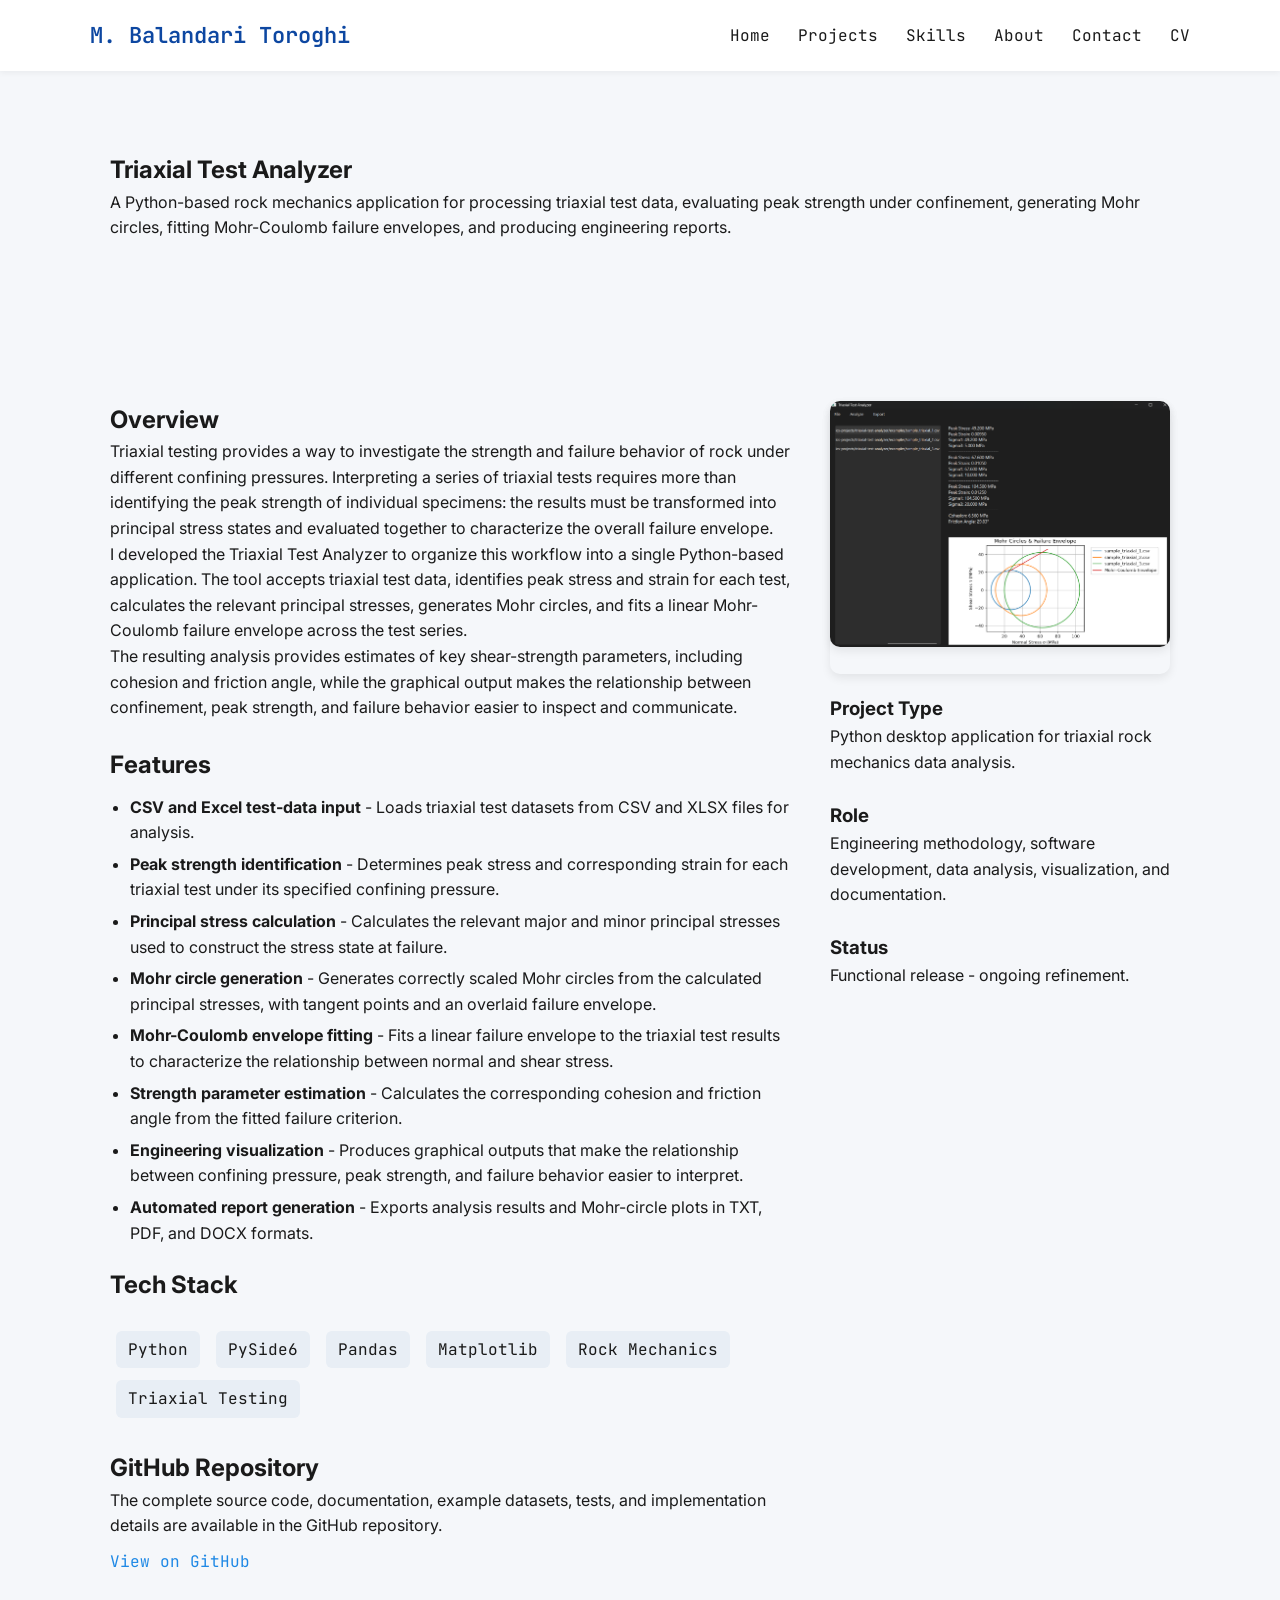
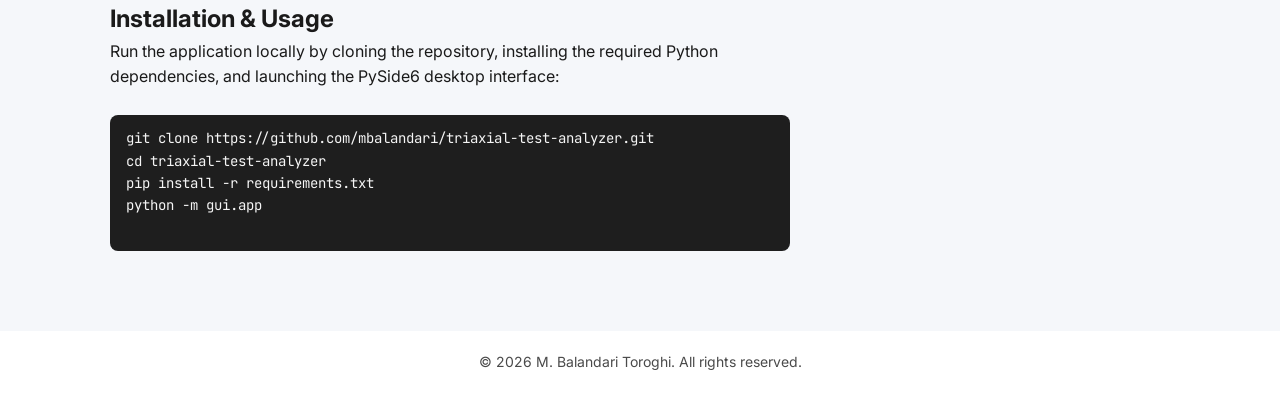
<file: projects/tcs-analyzer.html>
<!DOCTYPE html>
<html lang="en">

<head>
    <meta charset="UTF-8" />
    <title>Triaxial Test Analyzer | M. Balandari Toroghi</title>
    <meta name="viewport" content="width=device-width, initial-scale=1" />
    <meta name="description" content="TCS Analyzer - Triaxial Compressive Strength processing tool." />
    <link rel="icon" type="image/svg+xml" href="../assets/img/favicon.svg">

    <meta name="author" content="M. Balandari Toroghi">
    <meta name="theme-color" content="#1E88E5">
    <meta property="og:type" content="website">
    <meta property="og:title" content="M. Balandari Toroghi - Portfolio">
    <meta property="og:description" content="Rock mechanics specialist & Python developer.">
    <meta property="og:image" content="assets/img/hero/hero-collage.png">

    <link
        href="https://fonts.googleapis.com/css2?family=Inter:wght@400;600;700&family=JetBrains+Mono:wght@400;600&display=swap"
        rel="stylesheet" />
    <link rel="stylesheet" href="../assets/css/style.css" />
</head>

<body>

    <header class="navbar">
        <div class="container navbar-content">
            <div class="navbar-logo">M. Balandari Toroghi</div>
            <nav class="navbar-links">
                <a href="../index.html">Home</a>
                <a href="../index.html#projects">Projects</a>
                <a href="../index.html#skills">Skills</a>
                <a href="../about/index.html">About</a>
                <a href="../contact/index.html">Contact</a>
                <a href="../assets/cv/CV_Balandari_Toroghi.pdf" target="_blank">CV</a>
            </nav>
        </div>
    </header>

    <main>

        <section class="section">
            <div class="container">
                <h1>Triaxial Test Analyzer</h1>
                <p class="section-subtitle">
                    A Python-based rock mechanics application for processing triaxial test data, evaluating peak
                    strength under confinement, generating Mohr circles, fitting Mohr-Coulomb failure envelopes, and
                    producing engineering reports.
                </p>
            </div>
        </section>

        <section class="section">
            <div class="container project-layout">

                <div class="project-main">
                    <h2>Overview</h2>
                    <p>
                        Triaxial testing provides a way to investigate the strength and failure behavior of rock under
                        different confining pressures. Interpreting a series of triaxial tests requires more than
                        identifying the peak strength of individual specimens: the results must be transformed into
                        principal stress states and evaluated together to characterize the overall failure envelope.
                    </p>
                    <p>I developed the Triaxial Test Analyzer to organize this workflow into a single Python-based
                        application. The tool accepts triaxial test data, identifies peak stress and strain for each
                        test, calculates the relevant principal stresses, generates Mohr circles, and fits a linear
                        Mohr-Coulomb failure envelope across the test series.</p>
                    <p>The resulting analysis provides estimates of key shear-strength parameters, including cohesion
                        and friction angle, while the graphical output makes the relationship between confinement, peak
                        strength, and failure behavior easier to inspect and communicate.</p>
                    <br>

                    <h2>Features</h2>
                    <ul class="project-list">
                        <li><strong>CSV and Excel test-data input</strong> - Loads triaxial test datasets from CSV and
                            XLSX files for analysis.</li>
                        <li><strong>Peak strength identification</strong> - Determines peak stress and corresponding
                            strain for each triaxial test under its specified confining pressure.</li>
                        <li><strong>Principal stress calculation</strong> - Calculates the relevant major and minor
                            principal stresses used to construct the stress state at failure.</li>
                        <li><strong>Mohr circle generation</strong> - Generates correctly scaled Mohr circles from the
                            calculated principal stresses, with tangent points and an overlaid failure envelope.</li>
                        <li><strong>Mohr-Coulomb envelope fitting</strong> - Fits a linear failure envelope to the
                            triaxial test results to characterize the relationship between normal and shear stress.</li>
                        <li><strong>Strength parameter estimation</strong> - Calculates the corresponding cohesion and
                            friction angle from the fitted failure criterion.</li>
                        <li><strong>Engineering visualization</strong> - Produces graphical outputs that make the
                            relationship between confining pressure, peak strength, and failure behavior easier to
                            interpret.</li>
                        <li><strong>Automated report generation</strong> - Exports analysis results and Mohr-circle
                            plots in TXT, PDF, and DOCX formats.</li>
                    </ul>

                    <h2>Tech Stack</h2>
                    <div class="skills-tags">
                        <span>Python</span>
                        <span>PySide6</span>
                        <span>Pandas</span>
                        <span>Matplotlib</span>
                        <span>Rock Mechanics</span>
                        <span>Triaxial Testing</span>
                    </div>
                    <br>
                    <h2>GitHub Repository</h2>
                    <p>
                    <p>The complete source code, documentation, example datasets, tests, and implementation details are
                        available in the GitHub repository.</p>
                    <a href="https://github.com/mbalandari/triaxial-test-analyzer" target="_blank" class="project-link">
                        View on GitHub
                    </a>
                    </p>
                    <br>
                    <h2>Installation & Usage</h2>
                    <p>Run the application locally by cloning the repository, installing the required Python
                        dependencies, and launching the PySide6 desktop interface:</p>
                    <br>
                    <pre class="code-block">
git clone https://github.com/mbalandari/triaxial-test-analyzer.git
cd triaxial-test-analyzer
pip install -r requirements.txt
python -m gui.app
        </pre>
                </div>

                <div class="project-side">
                    <div class="project-image-large">
                        <img src="../assets/img/projects/tcs-analyzer.png" alt="TCS Analyzer Screenshot"
                            class="project-image-large">
                    </div>

                    <div class="project-meta">
                        <h3>Project Type</h3>
                        <p>Python desktop application for triaxial rock mechanics data analysis.</p>
                        <br>
                        <h3>Role</h3>
                        <p>Engineering methodology, software development, data analysis, visualization, and
                            documentation.</p>
                        <br>
                        <h3>Status</h3>
                        <p>Functional release - ongoing refinement.</p>
                    </div>
                </div>

            </div>
        </section>

    </main>

    <footer class="footer">
        <div class="container">
            <p>&copy;
                <script>document.write(new Date().getFullYear())</script>
                M. Balandari Toroghi. All rights reserved.
            </p>
        </div>
    </footer>

</body>

</html>
</file>
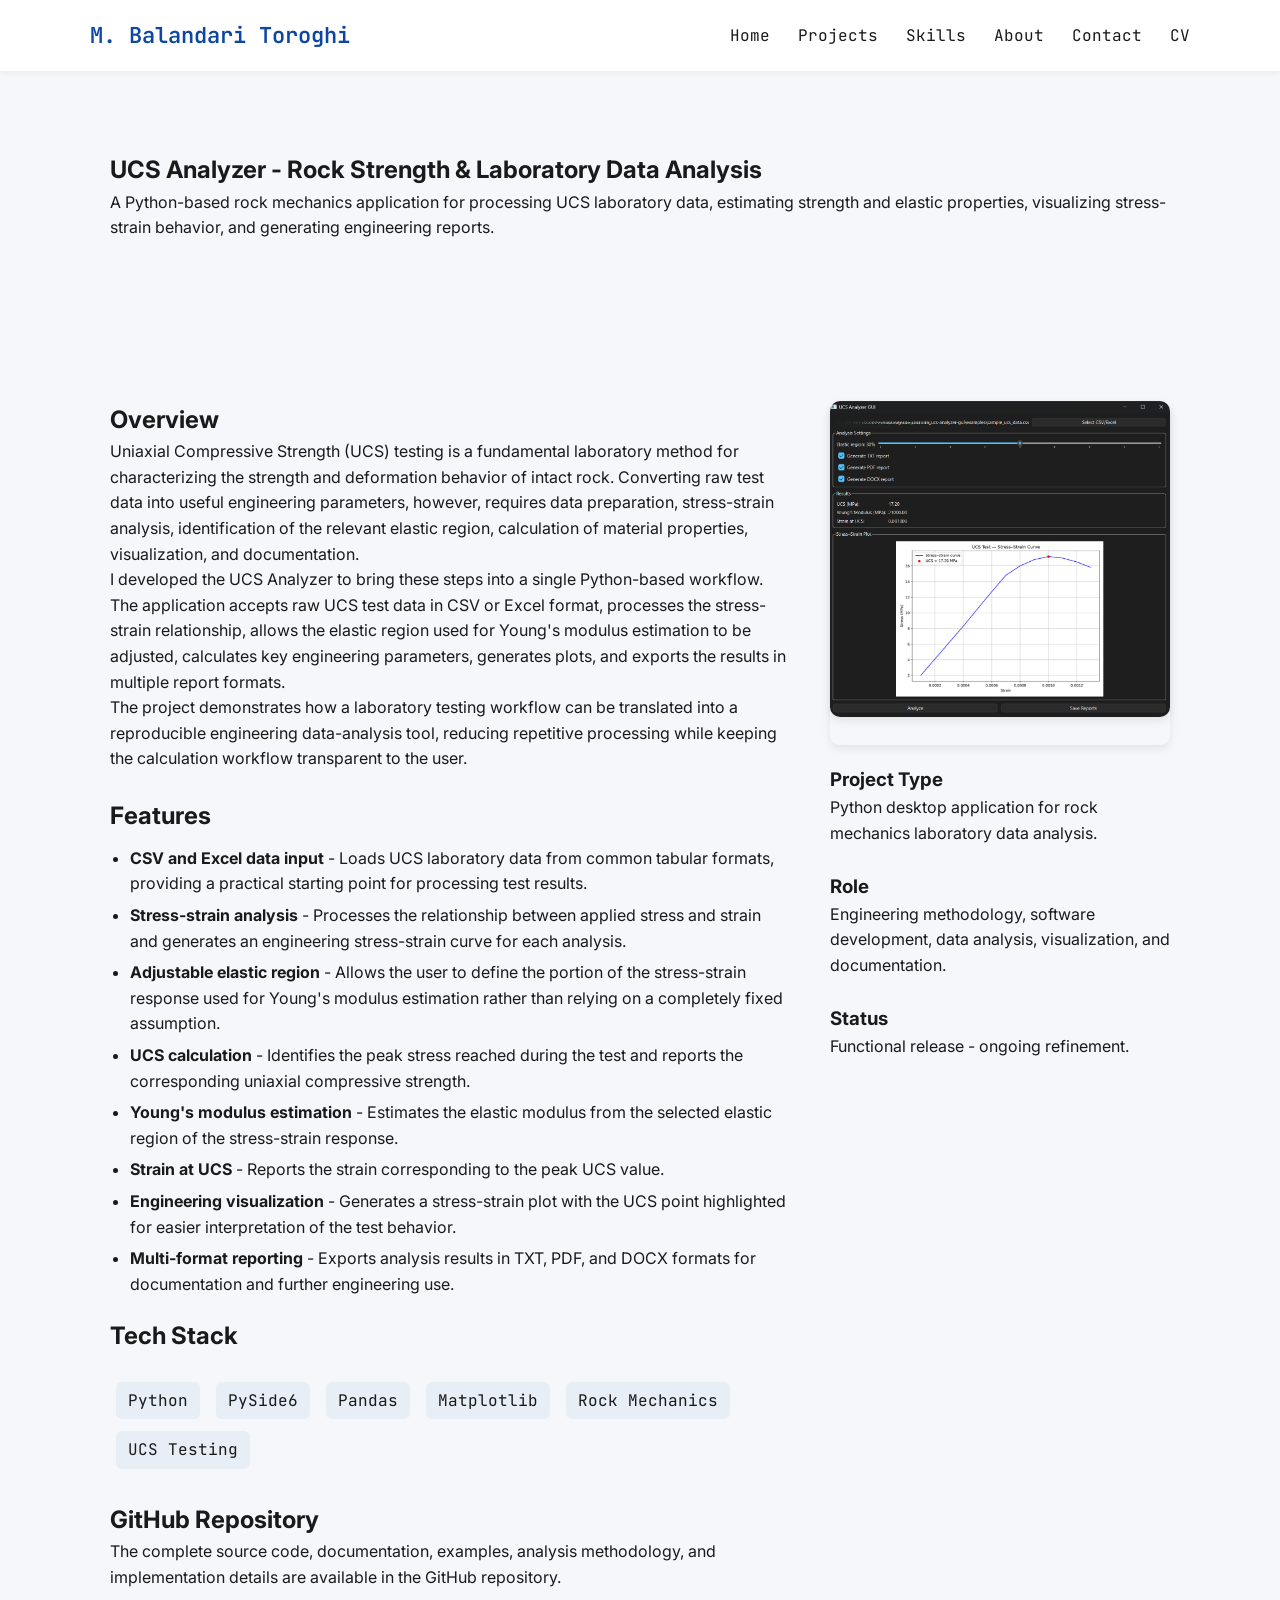
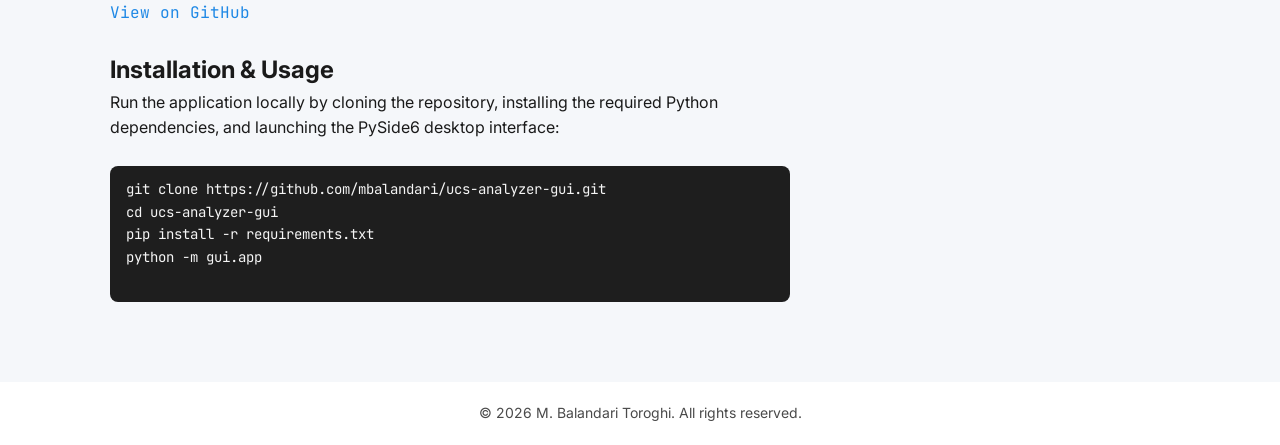
<file: projects/ucs-analyzer.html>
<!DOCTYPE html>
<html lang="en">

<head>
    <meta charset="UTF-8" />
    <title>UCS Analyzer | M. Balandari Toroghi</title>
    <meta name="viewport" content="width=device-width, initial-scale=1" />
    <meta name="description" content="UCS Analyzer - Uniaxial Compressive Strength processing tool." />
    <link rel="icon" type="image/svg+xml" href="../assets/img/favicon.svg">

    <meta name="author" content="M. Balandari Toroghi">
    <meta name="theme-color" content="#1E88E5">
    <meta property="og:type" content="website">
    <meta property="og:title" content="M. Balandari Toroghi - Portfolio">
    <meta property="og:description" content="Rock mechanics specialist & Python developer.">
    <meta property="og:image" content="assets/img/hero/hero-collage.png">

    <link
        href="https://fonts.googleapis.com/css2?family=Inter:wght@400;600;700&family=JetBrains+Mono:wght@400;600&display=swap"
        rel="stylesheet" />
    <link rel="stylesheet" href="../assets/css/style.css" />
</head>

<body>

    <header class="navbar">
        <div class="container navbar-content">
            <div class="navbar-logo">M. Balandari Toroghi</div>
            <nav class="navbar-links">
                <a href="../index.html">Home</a>
                <a href="../index.html#projects">Projects</a>
                <a href="../index.html#skills">Skills</a>
                <a href="../about/index.html">About</a>
                <a href="../contact/index.html">Contact</a>
                <a href="../assets/cv/CV_Balandari_Toroghi.pdf" target="_blank">CV</a>
            </nav>
        </div>
    </header>

    <main>

        <section class="section">
            <div class="container">
                <h1>UCS Analyzer - Rock Strength & Laboratory Data Analysis</h1>
                <p class="section-subtitle">
                    A Python-based rock mechanics application for processing UCS laboratory data, estimating strength
                    and elastic properties, visualizing stress-strain behavior, and generating engineering reports.
                </p>
            </div>
        </section>

        <section class="section">
            <div class="container project-layout">

                <div class="project-main">
                    <h2>Overview</h2>
                    <p>
                        Uniaxial Compressive Strength (UCS) testing is a fundamental laboratory method for
                        characterizing the strength and deformation behavior of intact rock. Converting raw test data
                        into useful engineering parameters, however, requires data preparation, stress-strain analysis,
                        identification of the relevant elastic region, calculation of material properties,
                        visualization, and documentation.
                    </p>
                    <p>I developed the UCS Analyzer to bring these steps into a single Python-based workflow. The
                        application accepts raw UCS test data in CSV or Excel format, processes the stress-strain
                        relationship, allows the elastic region used for Young's modulus estimation to be adjusted,
                        calculates key engineering parameters, generates plots, and exports the results in multiple
                        report formats.</p>
                    <p>The project demonstrates how a laboratory testing workflow can be translated into a reproducible
                        engineering data-analysis tool, reducing repetitive processing while keeping the calculation
                        workflow transparent to the user.</p>
                    <br>
                    <h2>Features</h2>
                    <ul class="project-list">
                        <li><strong>CSV and Excel data input</strong> - Loads UCS laboratory data from common tabular
                            formats, providing
                            a practical starting point for processing test results.</li>
                        <li><strong>Stress-strain analysis</strong> - Processes the relationship between applied stress
                            and strain and generates an engineering stress-strain curve for each analysis.</li>
                        <li><strong>Adjustable elastic region</strong> - Allows the user to define the portion of the
                            stress-strain response used for Young's modulus estimation rather than relying on a
                            completely fixed assumption.</li>
                        <li><strong>UCS calculation</strong> - Identifies the peak stress reached during the test and
                            reports the corresponding uniaxial compressive strength.</li>
                        <li><strong>Young's modulus estimation</strong> - Estimates the elastic modulus from the
                            selected elastic region of the stress-strain response.</li>
                        <li><strong>Strain at UCS</strong> - Reports the strain corresponding to the peak UCS value.
                        </li>
                        <li><strong>Engineering visualization</strong> - Generates a stress-strain plot with the UCS
                            point highlighted for easier interpretation of the test behavior.</li>
                        <li><strong>Multi-format reporting</strong> - Exports analysis results in TXT, PDF, and DOCX
                            formats for documentation and further engineering use.</li>
                    </ul>

                    <h2>Tech Stack</h2>
                    <div class="skills-tags">
                        <span>Python</span>
                        <span>PySide6</span>
                        <span>Pandas</span>
                        <span>Matplotlib</span>
                        <span>Rock Mechanics</span>
                        <span>UCS Testing</span>
                    </div>

                    <br>
                    <h2>GitHub Repository</h2>
                    <p>
                    <p>The complete source code, documentation, examples, analysis methodology, and implementation
                        details are available in the GitHub repository.</p>
                    <a href="https://github.com/mbalandari/ucs-analyzer-gui" target="_blank" class="project-link">
                        View on GitHub
                    </a>
                    </p>
                    <br>
                    <h2>Installation & Usage</h2>
                    <p>Run the application locally by cloning the repository, installing the required Python
                        dependencies, and launching the PySide6 desktop interface:</p>
                    <br>
                    <pre class="code-block">
git clone https://github.com/mbalandari/ucs-analyzer-gui.git
cd ucs-analyzer-gui
pip install -r requirements.txt
python -m gui.app
        </pre>
                </div>

                <div class="project-side">
                    <div class="project-image-large">
                        <img src="../assets/img/projects/ucs-analyzer.png" alt="UCS Analyzer Screenshot"
                            class="project-image-large">
                    </div>

                    <div class="project-meta">
                        <h3>Project Type</h3>
                        <p>Python desktop application for rock mechanics laboratory data analysis.</p>
                        <br>
                        <h3>Role</h3>
                        <p>Engineering methodology, software development, data analysis, visualization, and
                            documentation.</p>
                        <br>
                        <h3>Status</h3>
                        <p>Functional release - ongoing refinement.</p>
                    </div>
                </div>

            </div>
        </section>

    </main>

    <footer class="footer">
        <div class="container">
            <p>&copy;
                <script>document.write(new Date().getFullYear())</script>
                M. Balandari Toroghi. All rights reserved.
            </p>
        </div>
    </footer>

</body>

</html>
</file>
<file: assets/css/style.css>
/* -----------------------------------------------------------
   GLOBAL DESIGN SYSTEM
   Fonts: Inter (UI), JetBrains Mono (developer accent)
   Colors: Clean engineering palette
----------------------------------------------------------- */

html {
    scroll-behavior: smooth;
}

:root {
    --color-primary: #1E88E5;
    --color-primary-dark: #0D47A1;
    --color-bg: #F5F7FA;
    --color-surface: #FFFFFF;
    --color-text: #1A1A1A;
    --color-text-light: #4A4A4A;
    --color-accent: #FFC107;

    --max-width: 1100px;
}

/* -----------------------------------------------------------
   GLOBAL RESET
----------------------------------------------------------- */

* {
    margin: 0;
    padding: 0;
    box-sizing: border-box;
}

body {
    font-family: 'Inter', sans-serif;
    background: var(--color-bg);
    color: var(--color-text);
    line-height: 1.6;
}

/* -----------------------------------------------------------
   LAYOUT HELPERS
----------------------------------------------------------- */

.container {
    max-width: var(--max-width);
    margin: 0 auto;
    padding: 0 20px;
}

.section {
    padding: 80px 0;
}

/* -----------------------------------------------------------
   NAVBAR
----------------------------------------------------------- */

.navbar {
    background: var(--color-surface);
    box-shadow: 0 2px 6px rgba(0, 0, 0, 0.05);
    position: sticky;
    top: 0;
    z-index: 100;
}

.navbar-content {
    display: flex;
    justify-content: space-between;
    align-items: center;
    padding: 18px 0;
}

.navbar-logo {
    font-family: 'JetBrains Mono', monospace;
    font-size: 22px;
    font-weight: 600;
    color: var(--color-primary-dark);
}

.navbar-links a {
    margin-left: 24px;
    text-decoration: none;
    font-family: 'JetBrains Mono', monospace;
    color: var(--color-text);
    transition: color 0.2s;
}

.navbar-links a:hover {
    color: var(--color-primary);
}

.navbar-links a.active {
    color: var(--color-primary-dark);
    font-weight: 600;
}

/* -----------------------------------------------------------
   HERO SECTION
----------------------------------------------------------- */

.hero {
    background: linear-gradient(180deg, #F5F7FA 0%, #FFFFFF 100%);
}

.hero-content {
    display: flex;
    align-items: center;
    justify-content: space-between;
    gap: 40px;
}

.hero-text h1 {
    font-size: 42px;
    font-weight: 700;
    margin-bottom: 20px;
}

.hero-text p {
    font-size: 18px;
    color: var(--color-text-light);
    margin-bottom: 30px;
}

.hero-buttons {
    display: flex;
    gap: 16px;
}

.hero-placeholder {
    width: 360px;
    height: 240px;
    background: #E0E4EA;
    border-radius: 10px;
    display: flex;
    align-items: center;
    justify-content: center;
    font-family: 'JetBrains Mono', monospace;
    color: var(--color-text-light);
}

/* -----------------------------------------------------------
   BUTTONS
----------------------------------------------------------- */

.btn {
    padding: 12px 24px;
    border-radius: 6px;
    font-family: 'JetBrains Mono', monospace;
    text-decoration: none;
    font-size: 15px;
    transition: background 0.2s, color 0.2s;
}

.btn-primary {
    background: var(--color-primary);
    color: white;
}

.btn-primary:hover {
    background: var(--color-primary-dark);
}

.btn-secondary {
    background: white;
    border: 2px solid var(--color-primary);
    color: var(--color-primary);
}

.btn-secondary:hover {
    background: var(--color-primary);
    color: white;
}

/* -----------------------------------------------------------
   PROJECTS SECTION
----------------------------------------------------------- */

.projects-grid {
    display: grid;
    grid-template-columns: repeat(3, 1fr);
    gap: 32px;
    margin-top: 40px;
}

.project-card {
    background: var(--color-surface);
    padding: 24px;
    border-radius: 10px;
    box-shadow: 0 4px 10px rgba(0, 0, 0, 0.05);
    transition: transform 0.2s;
}

.project-card:hover {
    transform: translateY(-4px);
}

.project-card h3 {
    font-family: 'JetBrains Mono', monospace;
    margin: 16px 0 10px;
}

.project-card p {
    color: var(--color-text-light);
    margin-bottom: 16px;
}

.project-tags span {
    display: inline-block;
    background: #E8EEF5;
    padding: 4px 10px;
    border-radius: 6px;
    font-family: 'JetBrains Mono', monospace;
    font-size: 13px;
    margin-right: 6px;
    margin-bottom: 6px;
}

.project-link {
    display: inline-block;
    margin-top: 10px;
    font-family: 'JetBrains Mono', monospace;
    color: var(--color-primary);
    text-decoration: none;
}

.project-link:hover {
    color: var(--color-primary-dark);
}

/* -----------------------------------------------------------
   SKILLS SECTION
----------------------------------------------------------- */

.skills-tags {
    margin-top: 20px;
}

.skills-tags span {
    display: inline-block;
    background: #E8EEF5;
    padding: 6px 12px;
    border-radius: 6px;
    font-family: 'JetBrains Mono', monospace;
    margin: 6px;
}

/* -----------------------------------------------------------
   ABOUT TEASER
----------------------------------------------------------- */

.about-content {
    display: flex;
    align-items: center;
    gap: 40px;
}

.about-placeholder {
    width: 180px;
    height: 180px;
    background: #E0E4EA;
    border-radius: 50%;
    display: flex;
    align-items: center;
    justify-content: center;
    font-family: 'JetBrains Mono', monospace;
    color: var(--color-text-light);
}

/* -----------------------------------------------------------
   CONTACT SECTION
----------------------------------------------------------- */

.contact-links {
    margin: 20px 0;
}

.contact-links a {
    margin-right: 20px;
    font-family: 'JetBrains Mono', monospace;
    color: var(--color-primary);
    text-decoration: none;
}

.contact-links a:hover {
    color: var(--color-primary-dark);
}

/* -----------------------------------------------------------
   FOOTER
----------------------------------------------------------- */

.footer {
    background: var(--color-surface);
    padding: 20px 0;
    text-align: center;
    color: var(--color-text-light);
    font-size: 14px;
}

.project-layout {
    display: flex;
    gap: 40px;
    align-items: flex-start;
}

.project-main {
    flex: 2;
}

.project-side {
    flex: 1;
}

.project-list {
    margin-top: 10px;
    margin-bottom: 20px;
    padding-left: 20px;
}

.project-list li {
    margin-bottom: 6px;
}

.project-image-large {
    margin-bottom: 20px;
}

.code-block {
    background: #1E1E1E;
    color: #F5F5F5;
    padding: 12px 16px;
    border-radius: 8px;
    font-family: 'JetBrains Mono', monospace;
    font-size: 14px;
    overflow-x: auto;
}

.about-layout {
    display: flex;
    gap: 40px;
    align-items: flex-start;
}

.about-photo-large {
    flex: 1;
}

.about-text-full {
    flex: 2;
}

.about-photo-large .about-placeholder {
    width: 240px;
    height: 240px;
    background: #E0E4EA;
    border-radius: 50%;
    display: flex;
    align-items: center;
    justify-content: center;
    font-family: 'JetBrains Mono', monospace;
    color: var(--color-text-light);
    margin-bottom: 20px;
}

.contact-layout {
    display: flex;
    gap: 40px;
    align-items: flex-start;
}

.contact-info {
    flex: 2;
}

.contact-visual {
    flex: 1;
}

.contact-placeholder {
    width: 240px;
    height: 240px;
    background: #E0E4EA;
    border-radius: 10px;
    display: flex;
    align-items: center;
    justify-content: center;
    font-family: 'JetBrains Mono', monospace;
    color: var(--color-text-light);
}

.contact-links-large {
    margin: 20px 0;
}

.contact-item {
    display: block;
    margin-bottom: 12px;
    font-family: 'JetBrains Mono', monospace;
    color: var(--color-primary);
    text-decoration: none;
}

.contact-item:hover {
    color: var(--color-primary-dark);
}

.contact-label {
    font-weight: 600;
    margin-right: 6px;
}

.project-image img,
.project-image-large {
    width: 100%;
    border-radius: 10px;
    box-shadow: 0 4px 10px rgba(0, 0, 0, 0.08);
    object-fit: cover;
}

.hero-image {
    width: 360px;
    border-radius: 10px;
    box-shadow: 0 4px 12px rgba(0, 0, 0, 0.1);
}

.about-photo-img {
    width: 240px;
    height: 240px;
    border-radius: 50%;
    object-fit: cover;
    box-shadow: 0 4px 12px rgba(0, 0, 0, 0.1);
}

.fade-in {
    opacity: 0;
    transform: translateY(10px);
    animation: fadeIn 0.6s ease forwards;
}

@keyframes fadeIn {
    to {
        opacity: 1;
        transform: translateY(0);
    }
}

.about-text,
.about-text-full {
    margin-bottom: 24px;
    /* gives breathing room before the button */
}

.about-teaser .btn,
.about-text-full .btn {
    margin-top: 16px;
    /* ensures button never touches text */
    display: inline-block;
}

.contact-illustration {
    width: 100%;
    display: flex;
    justify-content: center;
    margin-bottom: 30px;
}

.contact-image {
    width: 100%;
    max-width: 700px;
    border-radius: 10px;
    display: block;
    box-shadow: 0 4px 12px rgba(0, 0, 0, 0.15);
}

.icon-wrapper {
    width: 36px;
    height: 36px;
    display: flex;
    align-items: center;
    justify-content: center;
    border-radius: 8px;
    background: #1E88E5;
    /* your primary blue */
    transition: background 0.3s ease, transform 0.2s ease;
}

.icon {
    width: 22px;
    height: 22px;
    fill: #fff;
}

.icon-wrapper:hover {
    background: #1565C0;
    /* darker blue */
    transform: translateY(-3px);
}

.icon-wrapper.email {
    background: #1E88E5;
}

.icon-wrapper.github {
    background: #1565C0;
}

.icon-wrapper.linkedin {
    background: #1E88E5;
}



/* -----------------------------------------------------------
   RESPONSIVE DESIGN — FIXED ABOUT & CONTACT TEXT ALIGNMENT
----------------------------------------------------------- */

/* TABLET BREAKPOINT */
@media (max-width: 900px) {

    .container {
        padding: 0 16px;
    }

    /* Navbar */
    .navbar-content {
        flex-direction: column;
        align-items: flex-start;
        gap: 12px;
    }

    .navbar-links a {
        margin-left: 0;
        margin-right: 16px;
    }

    /* Hero section */
    .hero-content {
        flex-direction: column;
        text-align: center;
    }

    .hero-buttons {
        justify-content: center;
    }

    .hero-image,
    .hero-placeholder {
        width: 100%;
        max-width: 420px;
    }

    /* Projects grid */
    .projects-grid {
        grid-template-columns: repeat(2, 1fr);
    }

    /* ABOUT PAGE FIX */
    .about-layout {
        flex-direction: column;
        align-items: center;
    }

    .about-photo-img,
    .about-placeholder {
        margin: 0 auto;
    }

    .about-text-full {
        text-align: left;
        /* FIX: readable paragraphs */
        width: 100%;
        /* FIX: full width on mobile */
        margin-top: 20px;
    }

    /* CONTACT PAGE FIX */
    .contact-layout {
        flex-direction: column;
        align-items: center;
    }

    .contact-info {
        text-align: left;
        /* FIX: readable text */
        width: 100%;
        /* FIX: full width */
        margin-top: 20px;
    }

    .contact-links-large {
        text-align: left;
        /* FIX: left-align links */
    }

    .contact-placeholder {
        margin: 0 auto;
    }

    /* HOMEPAGE ABOUT TEASER FIX */
    .about-teaser .about-content {
        flex-direction: column;
        align-items: center;
        text-align: left;
        /* FIX: readable text */
    }

    .about-teaser .about-text {
        width: 100%;
        /* FIX: full width text */
        margin-top: 20px;
    }

    .about-teaser .about-placeholder {
        margin: 0 auto;
        /* center the photo */
    }

    .about-teaser .btn {
        display: inline-block;
        margin-top: 20px;
    }

    /* PROJECT DETAIL PAGE FIX */
    .project-layout {
        flex-direction: column;
        align-items: center;
        /* center screenshot */
    }

    .project-main {
        width: 100%;
        /* full width text */
        text-align: left;
        /* readable paragraphs */
        margin-top: 20px;
    }

    .project-side {
        width: 100%;
        /* full width meta section */
        text-align: left;
        margin-top: 20px;
    }

    .project-image-large {
        width: 100%;
        max-width: 420px;
        /* keep screenshot reasonable */
        margin: 0 auto 20px auto;
        /* center screenshot */
    }

    .project-meta h3 {
        margin-top: 20px;
    }

    .project-meta p {
        margin-bottom: 10px;
    }

    /* HOMEPAGE CONTACT TEASER FIX */
    .contact-teaser .container {
        text-align: left;
    }

    .contact-teaser .contact-links {
        text-align: left;
    }

    .contact-teaser .btn {
        display: inline-block;
        margin-top: 20px;
    }

    .contact-teaser {
        display: flex;
        flex-direction: column;
        align-items: center;
    }


}

/* MOBILE BREAKPOINT */
@media (max-width: 600px) {

    .section {
        padding: 50px 0;
    }

    /* Hero text */
    .hero-text h1 {
        font-size: 32px;
    }

    .hero-text p {
        font-size: 16px;
    }

    /* Projects grid becomes 1 column */
    .projects-grid {
        grid-template-columns: 1fr;
    }

    /* Buttons */
    .btn {
        padding: 10px 20px;
        font-size: 14px;
    }

    /* Project page layout */
    .project-layout {
        flex-direction: column;
    }

    .project-image-large {
        margin-bottom: 20px;
    }

    /* Contact links */
    .contact-item {
        font-size: 14px;
    }

    /* PROJECT DETAIL PAGE — MOBILE TWEAKS */
    .project-main h2 {
        font-size: 22px;
    }

    .project-main p,
    .project-list li {
        font-size: 15px;
    }

    .project-meta h3 {
        font-size: 18px;
    }

    .project-meta p {
        font-size: 15px;
    }

    .about-text,
    .about-text-full {
        margin-bottom: 28px;
        /* extra spacing for small screens */
    }

    .about-teaser .btn,
    .about-text-full .btn {
        margin-top: 20px;
    }

    .contact-image {
        max-width: 100%;
        margin-bottom: 20px;
    }

}
</file>
